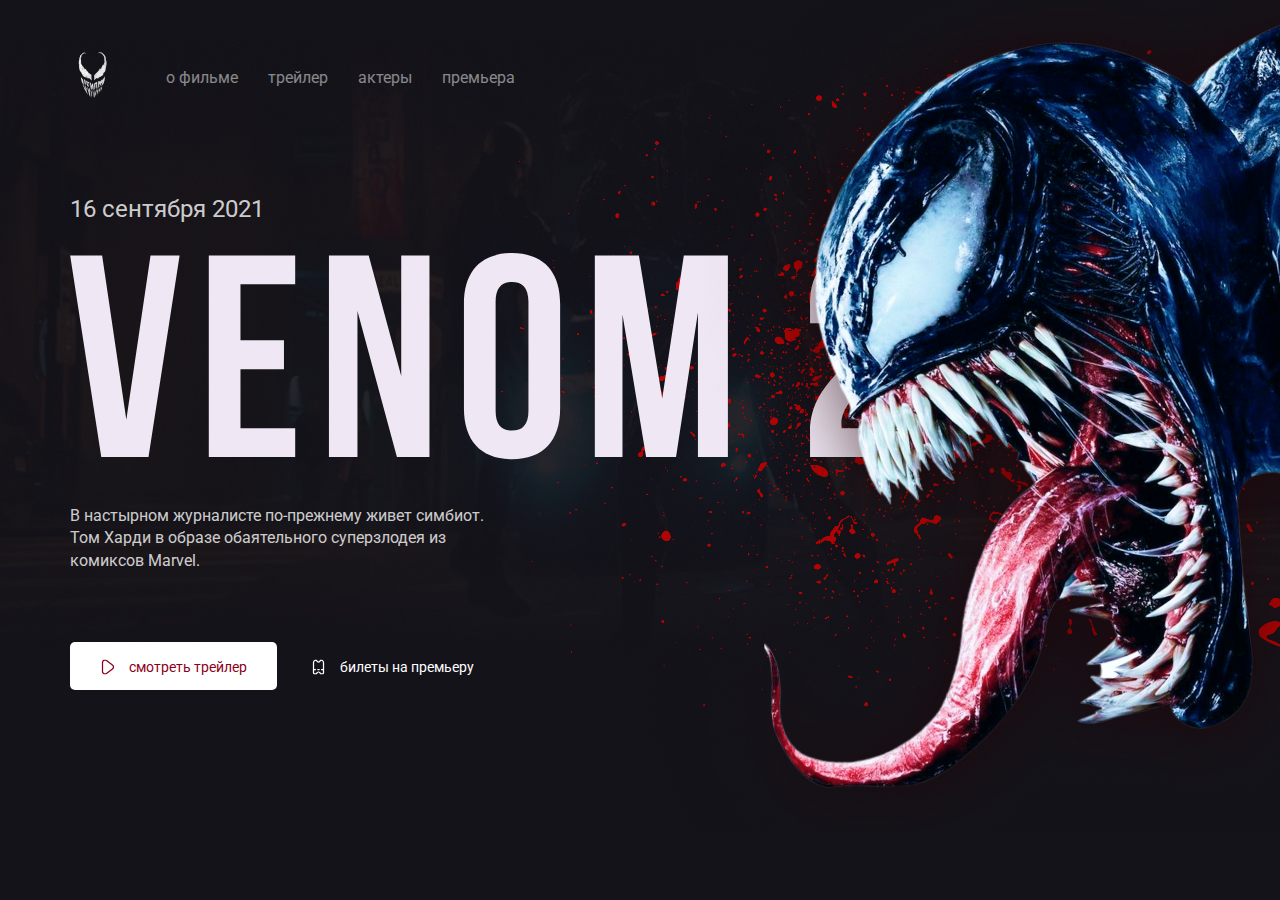
<file: index.html>
<!DOCTYPE html>
<html lang="ru">
  <head>
    <meta charset="UTF-8" />
    <meta http-equiv="X-UA-Compatible" content="IE=edge" />
    <meta name="viewport" content="width=device-width, initial-scale=1.0" />
    <title>Главная - Venom 2</title>
    <link rel="preconnect" href="https://fonts.gstatic.com">
    <link href="https://fonts.googleapis.com/css2?family=Roboto:ital,wght@0,700;1,400&display=swap" rel="stylesheet">
    <link rel="stylesheet" href="css/normalize.css">
    <link rel="stylesheet" href="css/style.css">
  </head>
  <body class="blood">
    <div class="container">
      <header class="header">
        <a href="index.html" class="logo-link">
          <img width="46" height="71" src="img/logo.png" alt="logo: venom" class="logo-image">
        </a>
        <nav class="nav">
          <ul class="nav-menu">
            <li class="nav-menu-item">
              <a href="about.html" class="nav-menu-link">о фильме</a>
            </li>
            <li class="nav-menu-item">
              <a href="trailer.html" class="nav-menu-link">трейлер</a>
            </li>
            <li class="nav-menu-item">
              <a href="actors.html" class="nav-menu-link">актеры</a>
            </li>
            <li class="nav-menu-item">
              <a href="premier.html" class="nav-menu-link">премьера</a>
            </li>
          </ul>
        </nav>
      </header>
      <div class="film">
        <hero class="filmtext">
          <span class="film-date">16 сентября 2021</span>
          <img src="img/venom-2.svg" alt="logo: venom-2" class="film-logo">
          <p class="film-description">
            В настырном журналисте по-прежнему живет симбиот.
            Том Харди в образе обаятельного суперзлодея из комиксов
            Marvel.
          </p>
        </hero>
        <!-- /.text -->
        <div class="button-group">
          <button class="button button-primary">
            <img width="15" src="img/play.svg" alt="icon: play" class="button-icon">
            <span class="button-text">смотреть трейлер</span>
          </button>
          <a href="trailer.html" class="button button-link">
            <img width="15" src="img/ticket.svg" alt="icon: ticket" class="button-icon">
            <span class="button-text">билеты на премьеру</span>
          </a>
        </div>
        <!-- /.button-group -->
      </div>
      <!-- /.hero -->
    </div>
    <!-- /.container -->
    <img src="img/venom.png" alt="photo: venom" class="venom">
  </body>
</html>
</file>
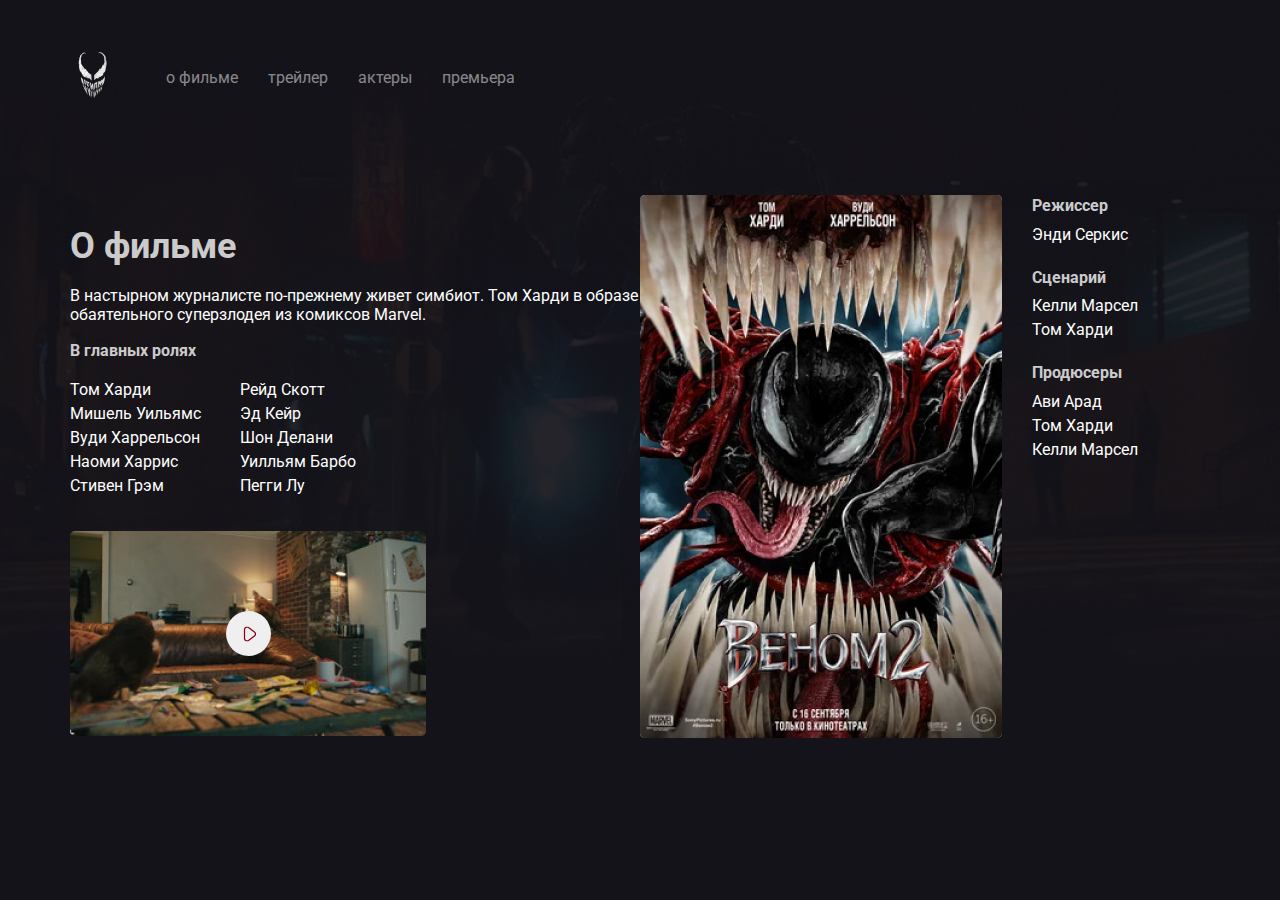
<file: about.html>
<!DOCTYPE html>
<html lang="ru">
  <head>
    <meta charset="UTF-8" />
    <meta http-equiv="X-UA-Compatible" content="IE=edge" />
    <meta name="viewport" content="width=device-width, initial-scale=1.0" />
    <title>О фильме - Venom 2</title>
    <link rel="preconnect" href="https://fonts.gstatic.com">
    <link href="https://fonts.googleapis.com/css2?family=Roboto:ital,wght@0,700;1,400&display=swap" rel="stylesheet">
    <link rel="stylesheet" href="css/normalize.css">
    <link rel="stylesheet" href="css/style.css">
  </head>
  <body class="primary-bg">
    <div class="container">
      <header class="header">
        <a href="index.html" class="logo-link">
          <img width="46" height="71" src="img/logo.png" alt="logo: venom" class="logo-image">
        </a>
        <nav class="nav">
          <ul class="nav-menu">
            <li class="nav-menu-item">
              <a href="about.html" class="nav-menu-link">о фильме</a>
            </li>
            <li class="nav-menu-item">
              <a href="trailer.html" class="nav-menu-link">трейлер</a>
            </li>
            <li class="nav-menu-item">
              <a href="actors.html" class="nav-menu-link">актеры</a>
            </li>
            <li class="nav-menu-item">
              <a href="premier.html" class="nav-menu-link">премьера</a>
            </li>
          </ul>
        </nav>
      </header>
      <div class="content">
        <div class="col">
          <h2 class="content-title">О фильме</h2>
          <p class="content-text">В настырном журналисте по-прежнему живет симбиот.
          Том Харди в образе обаятельного суперзлодея из комиксов Marvel.</p>
          <h3 class="content-subtitle">В главных ролях</h3>
          <ul class="list column-2">
            <li class="list-item">Том Харди</li>
            <li class="list-item">Мишель Уильямс</li>
            <li class="list-item">Вуди Харрельсон</li>
            <li class="list-item">Наоми Харрис</li>
            <li class="list-item">Стивен Грэм</li>
            <li class="list-item">Рейд Скотт</li>
            <li class="list-item">Эд Кейр</li>
            <li class="list-item">Шон Делани</li>
            <li class="list-item">Уилльям Барбо</li>
            <li class="list-item">Пегги Лу</li>
          </ul>
          <div class="trailer">
            <button class="play">
              <img src="img/play.svg" alt="icon: play" class="play-icon">
            </button>
          </div>
          <!-- /.trailer -->
        </div>
        <!-- /.col -->
        <div class="col">
          <div class="poster-wrapper">
            <img src="img/poster.jpg" alt="photo: poster venom 2" class="poster">
            <div class="creators">
              <h3 class="content-subtitle">Режиссер</h3>
              <ul class="list">
                <li class="list-item">Энди Серкис</li>
              </ul>
              <h3 class="content-subtitle">Сценарий</h3>
              <ul class="list">
                <li class="list-item">Келли Марсел</li>
                <li class="list-item">Том Харди</li>
              </ul>
              <h3 class="content-subtitle">Продюсеры</h3>
              <ul class="list">
                <li class="list-item">Ави Арад</li>
                <li class="list-item">Том Харди</li>
                <li class="list-item">Келли Марсел</li>
              </ul>
          </div>
          <!-- /.poster-wrapper -->
          </div>
          <!-- /.creators -->
        </div>
        <!-- /.col -->
      </div>
    </div>
    <!-- /.container -->
  </body>
</html>
</file>
<file: css/style.css>
body {
  color: #fff;
  font-family: "Roboto", sans-serif;
  background-color: #14131a;
}
.container {
  max-width: 1140px;
  margin: auto;
}
.header {
  display: flex;
  align-items: center;
  padding-top: 40px;
  margin-bottom: 80px;
}
.logo-link {
  display: inline-block;
  margin-right: 50px;
}
.nav-menu {
  margin: 0;
  padding: 0;
  list-style: none;
  display: flex;
}
.nav-menu-item {
  margin-right: 30px;
}
.nav-menu-link {
  text-decoration: none;
  color: rgba(255, 255, 255, 0.5);
}
.film-date {
  display: block;
  font-size: 24px;
  line-height: 28px;
  color: rgba(255, 255, 255, 0.8);
  margin-bottom: 30px;
}
.film-description {
  margin-top: 40px;
  max-width: 423px;
  font-size: 16px;
  line-height: 140%;
  color: rgba(255, 255, 255, 0.8);
}
.button {
  padding: 15px 30px;
  border: none;
  border-radius: 5px;
  text-decoration: none;
  cursor: pointer;
}
.button-icon,
.button-text {
  display: inline-block;
  vertical-align: middle;
}
.button-text {
  font-size: 14px;
  line-height: 16px;
  margin-left: 10px;
}
.button-primary {
  color: #8d0019;
  background-color: #fff;
}
.button-link {
  color: #fff;
}
.button-group {
  margin-top: 70px;
}
.venom {
  position: absolute;
  top: 0;
  right: 0;
}
.blood {
  background: url("../img/blood.png") no-repeat top right,
    #14131a url("../img/background.jpg") no-repeat center center / 100%;
}
.primary-bg {
  background: #14131a url("../img/background.jpg") no-repeat center center /
    100%;
}
.content {
  display: flex;
}
.col {
  flex-basis: 50%;
}
.content-title {
  font-weight: bold;
  font-size: 36px;
  line-height: 42px;
  color: rgba(255, 255, 255, 0.8);
  margin-bottom: 20px;
}
.conent-text {
  font-size: 16px;
  line-height: 140%;
  color: rgba(255, 255, 255, 0.8);
  max-width: 423px;
  margin-bottom: 30px;
}
.content-subtitle {
  font-size: 16px;
  line-height: 140%;
  color: rgba(255, 255, 255, 0.8);
  margin-bottom: 15px;
  margin-top: 0;
}
.content .list {
  list-style-type: none;
  padding: 0;
}
.list-item {
  line-height: 1.5;
}
.column-2 {
  -webkit-column-count: 2;
  -moz-column-count: 2;
  column-count: 2;
  -webkit-column-gap: 20px;
  -moz-column-gap: 20px;
  column-gap: 20px;
  max-width: 320px;
}
.content .trailer {
  width: 356px;
  height: 205px;
  background: url("../img/trailer-cover.jpg") no-repeat center / contain;
  border-radius: 5px;
  display: flex;
  align-items: center;
  justify-content: center;
  margin-top: 33px;
}
.trailer .play {
  width: 45px;
  height: 45px;
  border-radius: 50%;
  border: none;
  cursor: pointer;
}
.trailer .play-icon {
  transform: translate(1px, 2px);
}
.poster-wrapper {
  display: flex;
  align-items: start;
}
.poster {
  width: 362px;
  border-radius: 5px;
  margin-right: 30px;
}
.poster-wrapper .content-subtitle {
  margin-bottom: 5px;
}
.poster-wrapper .content-text {
  margin-bottom: 20px;
}
.poster-wrapper .list {
  margin: 0;
  margin-bottom: 20px;
}
</file>
